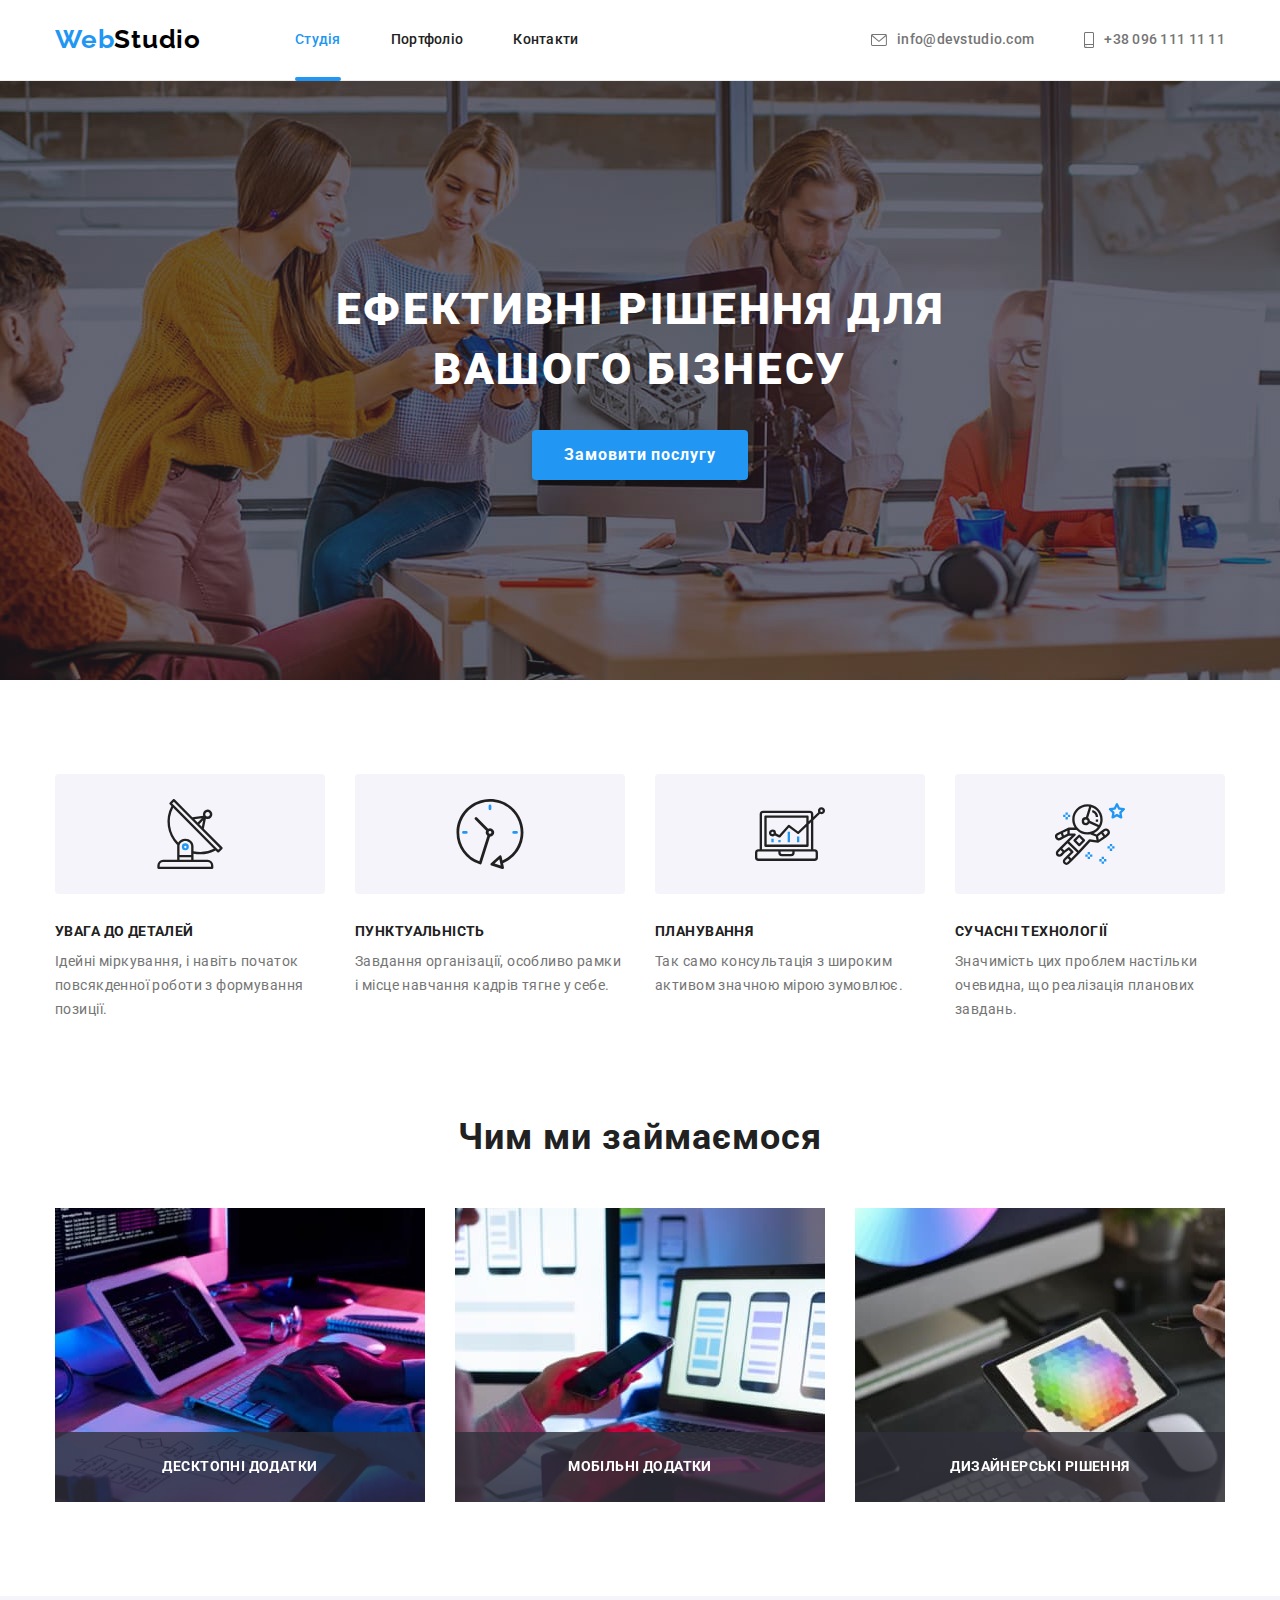
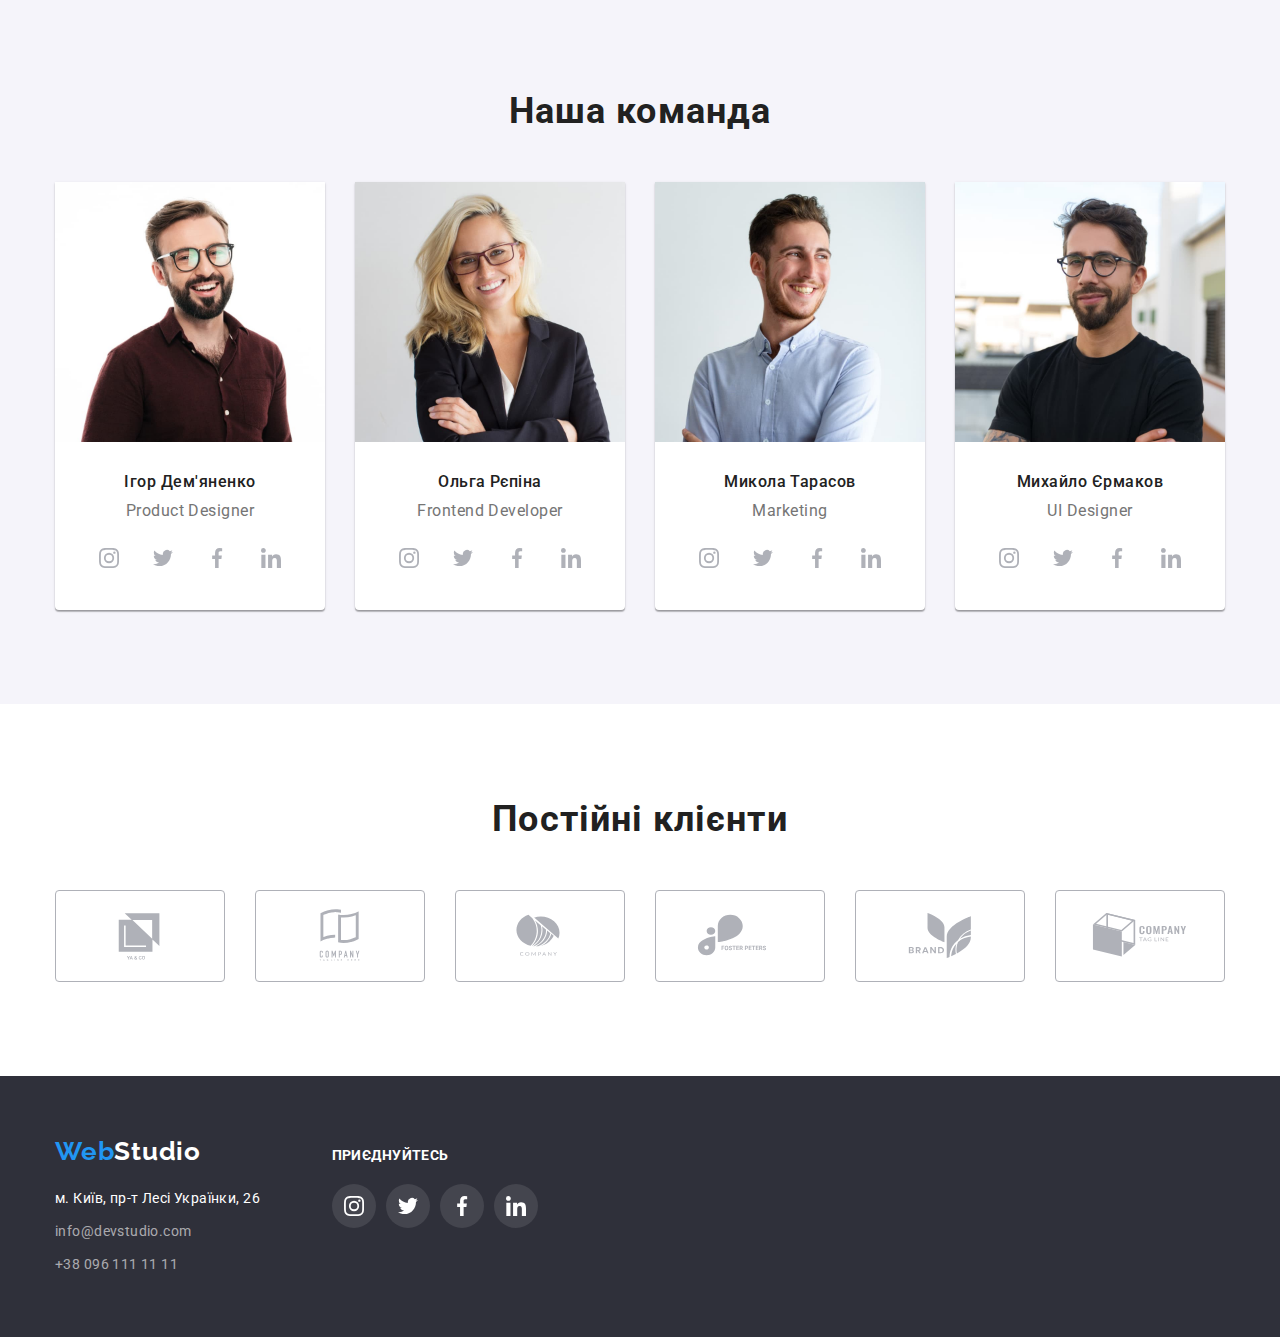
<file: index.html>
<!DOCTYPE html>
<html lang="uk">
  <head>
    <meta charset="UTF-8" />
    <meta http-equiv="X-UA-Compatible" content="IE=edge" />
    <meta name="viewport" content="width=device-width, initial-scale=1.0" />
    <link rel="preconnect" href="https://fonts.googleapis.com" />
    <link rel="preconnect" href="https://fonts.gstatic.com" crossorigin />
    <link
      href="https://fonts.googleapis.com/css2?family=Raleway:wght@700&family=Roboto:wght@400;500;700;900&display=swap"
      rel="stylesheet"
    />
    <link
      rel="stylesheet"
      href="https://cdnjs.cloudflare.com/ajax/libs/modern-normalize/1.1.0/modern-normalize.min.css"
    />
    <link rel="stylesheet" href="./css/styles.css" />
    <title>Студія</title>
  </head>
  <body>
    <!--Шапка сайта-->
    <header class="header-page">
      <div class="container nav-contacts">
        <nav class="main-nav">
          <a href="./index.html" lang="en" class="logo logo-header link">
            Web<span class="logo-color-header">Studio</span>
          </a>
          <ul class="header-nav header-text list">
            <li>
              <a href="./index.html" class="header-manu-link link current">
                Студія
              </a>
            </li>
            <li>
              <a href="./portfolio.html" class="header-manu-link link">
                Портфоліо
              </a>
            </li>
            <li>
              <a href="#" class="header-manu-link link"> Контакти </a>
            </li>
          </ul>
        </nav>
        <!-- Контакти -->
        <ul class="header-contacts header-text list">
          <li class="header-contact-list">
            <a
              href="mailto:info@devstudio.com"
              lang="en"
              class="header-mail link"
            >
              <svg class="header-icon" width="16px" height="12px">
                <use href="./images/symbol-defs.svg#icon-mail"></use>
              </svg>
              info@devstudio.com
            </a>
          </li>
          <li class="header-contact-list">
            <a href="tel:+380961111111" class="header-nomber link">
              <svg class="header-icon" width="10px" height="16px">
                <use href="./images/symbol-defs.svg#icon-smartphone"></use>
              </svg>
              +38 096 111 11 11
            </a>
          </li>
        </ul>
      </div>
    </header>
    <!--Головна сторінка-->
    <main>
      <!--Замовлення послуги-->
      <section class="hero overlay">
        <h1 class="hero-title">Ефективні рішення для вашого бізнесу</h1>
        <button type="button" class="hero-btn" data-modal-open>
          Замовити послугу
        </button>
      </section>
      <!--Переваги-->
      <section class="advantages">
        <div class="container">
          <h2 class="visually-hidden">Переваги</h2>
          <ul class="feature-list list">
            <li class="feature-item icon-antenna">
              <h3 class="title">увага до деталей</h3>
              <p class="advantages-list-text">
                Ідейні міркування, і навіть початок повсякденної роботи з
                формування позиції.
              </p>
            </li>
            <li class="feature-item icon-clock">
              <h3 class="title">пунктуальність</h3>
              <p class="advantages-list-text">
                Завдання організації, особливо рамки і місце навчання кадрів
                тягне у себе.
              </p>
            </li>
            <li class="feature-item icon-diagram">
              <h3 class="title">планування</h3>
              <p class="advantages-list-text">
                Так само консультація з широким активом значною мірою зумовлює.
              </p>
            </li>
            <li class="feature-item icon-astronaut">
              <h3 class="title">сучасні технології</h3>
              <p class="advantages-list-text">
                Значимість цих проблем настільки очевидна, що реалізація
                планових завдань.
              </p>
            </li>
          </ul>
        </div>
      </section>
      <!--Діяльність-->
      <section class="work section-padding">
        <div class="container">
          <h2 class="section-title">Чим ми займаємося</h2>
          <ul class="work-list list">
            <li class="work-item-thumb">
              <img src="./images/box1.jpg" alt="тип діяльності 1" width="370" />
              <p class="work-text">Десктопні додатки</p>
            </li>
            <li class="work-item-thumb">
              <img src="./images/box2.jpg" alt="тип діяльності 2" width="370" />
              <p class="work-text">Мобільні додатки</p>
            </li>
            <li class="work-item-thumb">
              <img src="./images/box3.jpg" alt="тип діяльності 3" width="370" />
              <p class="work-text">Дизайнерські рішення</p>
            </li>
          </ul>
        </div>
      </section>
      <!--Команда-->
      <section class="staff section-padding">
        <div class="container">
          <h2 class="section-title">Наша команда</h2>
          <ul class="staff-list list">
            <li class="staff-card">
              <img
                src="./images/prodact-designer.jpg"
                alt="фото співробітника prodact-designer"
                width="270"
              />
              <div class="staff-text-block">
                <h3 class="title">Ігор Дем'яненко</h3>
                <p class="staff-list-text" lang="en">Product Designer</p>
                <ul class="staff-soc-list">
                  <li>
                    <a class="staff-soc-link" href="">
                      <svg class="staff-soc-icon" width="20" height="20">
                        <use
                          href="./images/symbol-defs.svg#icon-instagram"
                        ></use>
                      </svg>
                    </a>
                  </li>
                  <li>
                    <a class="staff-soc-link" href="">
                      <svg class="staff-soc-icon" width="20" height="20">
                        <use
                          href="./images/symbol-defs.svg#icon-twitter"
                        ></use></svg
                    ></a>
                  </li>
                  <li>
                    <a class="staff-soc-link" href=""
                      ><svg class="staff-soc-icon" width="20" height="20">
                        <use
                          href="./images/symbol-defs.svg#icon-facebook"
                        ></use></svg
                    ></a>
                  </li>
                  <li>
                    <a class="staff-soc-link" href=""
                      ><svg class="staff-soc-icon" width="20" height="20">
                        <use
                          href="./images/symbol-defs.svg#icon-linkedin"
                        ></use></svg
                    ></a>
                  </li>
                </ul>
              </div>
            </li>
            <li class="staff-card">
              <img
                src="./images/frontend-developer.jpg"
                alt="фото співробітника frontend-developer"
                width="270"
              />
              <div class="staff-text-block">
                <h3 class="title">Ольга Рєпіна</h3>
                <p class="staff-list-text" lang="en">Frontend Developer</p>
                <ul class="staff-soc-list">
                  <li>
                    <a class="staff-soc-link" href="">
                      <svg class="staff-soc-icon" width="20" height="20">
                        <use
                          href="./images/symbol-defs.svg#icon-instagram"
                        ></use>
                      </svg>
                    </a>
                  </li>
                  <li>
                    <a class="staff-soc-link" href="">
                      <svg class="staff-soc-icon" width="20" height="20">
                        <use
                          href="./images/symbol-defs.svg#icon-twitter"
                        ></use></svg
                    ></a>
                  </li>
                  <li>
                    <a class="staff-soc-link" href=""
                      ><svg class="staff-soc-icon" width="20" height="20">
                        <use
                          href="./images/symbol-defs.svg#icon-facebook"
                        ></use></svg
                    ></a>
                  </li>
                  <li>
                    <a class="staff-soc-link" href=""
                      ><svg class="staff-soc-icon" width="20" height="20">
                        <use
                          href="./images/symbol-defs.svg#icon-linkedin"
                        ></use></svg
                    ></a>
                  </li>
                </ul>
              </div>
            </li>
            <li class="staff-card">
              <img
                src="./images/marketing.jpg"
                alt="фото співробітника marketing"
                width="270"
              />
              <div class="staff-text-block">
                <h3 class="title">Микола Тарасов</h3>
                <p class="staff-list-text" lang="en">Marketing</p>
                <ul class="staff-soc-list">
                  <li>
                    <a class="staff-soc-link" href="">
                      <svg class="staff-soc-icon" width="20" height="20">
                        <use
                          href="./images/symbol-defs.svg#icon-instagram"
                        ></use>
                      </svg>
                    </a>
                  </li>
                  <li>
                    <a class="staff-soc-link" href="">
                      <svg class="staff-soc-icon" width="20" height="20">
                        <use
                          href="./images/symbol-defs.svg#icon-twitter"
                        ></use></svg
                    ></a>
                  </li>
                  <li>
                    <a class="staff-soc-link" href=""
                      ><svg class="staff-soc-icon" width="20" height="20">
                        <use
                          href="./images/symbol-defs.svg#icon-facebook"
                        ></use></svg
                    ></a>
                  </li>
                  <li>
                    <a class="staff-soc-link" href=""
                      ><svg class="staff-soc-icon" width="20" height="20">
                        <use
                          href="./images/symbol-defs.svg#icon-linkedin"
                        ></use>
                      </svg>
                    </a>
                  </li>
                </ul>
              </div>
            </li>
            <li class="staff-card">
              <img
                src="./images/ui-designer.jpg"
                alt="фото співробітника ui-designer"
                width="270"
              />
              <div class="staff-text-block">
                <h3 class="title">Михайло Єрмаков</h3>
                <p class="staff-list-text" lang="en">UI Designer</p>
                <ul class="staff-soc-list">
                  <li>
                    <a class="staff-soc-link" href="">
                      <svg class="staff-soc-icon" width="20" height="20">
                        <use
                          href="./images/symbol-defs.svg#icon-instagram"
                        ></use>
                      </svg>
                    </a>
                  </li>
                  <li>
                    <a class="staff-soc-link" href="">
                      <svg class="staff-soc-icon" width="20" height="20">
                        <use
                          href="./images/symbol-defs.svg#icon-twitter"
                        ></use></svg
                    ></a>
                  </li>
                  <li>
                    <a class="staff-soc-link" href=""
                      ><svg class="staff-soc-icon" width="20" height="20">
                        <use
                          href="./images/symbol-defs.svg#icon-facebook"
                        ></use></svg
                    ></a>
                  </li>
                  <li>
                    <a class="staff-soc-link" href=""
                      ><svg class="staff-soc-icon" width="20" height="20">
                        <use
                          href="./images/symbol-defs.svg#icon-linkedin"
                        ></use></svg
                    ></a>
                  </li>
                </ul>
              </div>
            </li>
          </ul>
        </div>
      </section>
      <!--Клієнти-->
      <section class="clients section-padding">
        <div class="container">
          <h2 class="section-title">Постійні клієнти</h2>
          <ul class="client-list list">
            <li class="client-item">
              <a class="client-link" href="">
                <svg class="client-icon" width="106" height="60">
                  <use
                    href="./images/symbol-defs.svg#icon-logo-ya-and-co"
                  ></use>
                </svg>
              </a>
            </li>
            <li class="client-item">
              <a class="client-link" href=""
                ><svg class="client-icon" width="106" height="60">
                  <use
                    href="./images/symbol-defs.svg#icon-logo-tagline-here"
                  ></use></svg
              ></a>
            </li>
            <li class="client-item">
              <a class="client-link" href=""
                ><svg class="client-icon" width="106" height="60">
                  <use
                    href="./images/symbol-defs.svg#icon-logo-company"
                  ></use></svg
              ></a>
            </li>
            <li class="client-item">
              <a class="client-link" href=""
                ><svg class="client-icon" width="106" height="60">
                  <use
                    href="./images/symbol-defs.svg#icon-Logo-foster"
                  ></use></svg
              ></a>
            </li>
            <li class="client-item">
              <a class="client-link" href=""
                ><svg class="client-icon" width="106" height="60">
                  <use
                    href="./images/symbol-defs.svg#icon-logo-brand"
                  ></use></svg
              ></a>
            </li>
            <li class="client-item">
              <a class="client-link" href=""
                ><svg class="client-icon" width="106" height="60">
                  <use
                    href="./images/symbol-defs.svg#icon-logo-tagline"
                  ></use></svg
              ></a>
            </li>
          </ul>
        </div>
      </section>
    </main>
    <!--Підвал-->
    <footer class="footer">
      <div class="footer-blocs container">
        <div class="footer-contacts">
          <a href="./index.html" lang="en" class="logo logo-footer link">
            Web<span class="logo-color-footer">Studio</span>
          </a>
          <address>
            <ul class="list">
              <li class="footer-list">
                <a
                  class="address-link"
                  href="https://goo.gl/maps/oZFCVHEpmyyT5ziX9"
                  target="_blank"
                  rel="noopener noreferrer nofollow"
                >
                  м. Київ, пр-т Лесі Українки, 26
                </a>
              </li>
              <li class="footer-list">
                <a
                  href="mailto:info@devstudio.com"
                  lang="en"
                  class="footer-contacts link"
                >
                  info@devstudio.com
                </a>
              </li>
              <li class="footer-list">
                <a href="tel:+380961111111" class="footer-contacts link">
                  +38 096 111 11 11
                </a>
              </li>
            </ul>
          </address>
        </div>
        <div class="footer-social">
          <h2 class="visually-hidden">Соціальні мережі</h2>
          <p class="footer-social-title">приєднуйтесь</p>
          <ul class="footer-soc-list">
            <li>
              <a class="footer-soc-link" href="">
                <svg class="footer-soc-icon" width="20" height="20">
                  <use href="./images/symbol-defs.svg#icon-instagram"></use>
                </svg>
              </a>
            </li>
            <li>
              <a class="footer-soc-link" href="">
                <svg class="footer-soc-icon" width="20" height="20">
                  <use href="./images/symbol-defs.svg#icon-twitter"></use></svg
              ></a>
            </li>
            <li>
              <a class="footer-soc-link" href=""
                ><svg class="footer-soc-icon" width="20" height="20">
                  <use href="./images/symbol-defs.svg#icon-facebook"></use></svg
              ></a>
            </li>
            <li>
              <a class="footer-soc-link" href=""
                ><svg class="footer-soc-icon" width="20" height="20">
                  <use href="./images/symbol-defs.svg#icon-linkedin"></use></svg
              ></a>
            </li>
          </ul>
        </div>
      </div>
    </footer>
    <div class="backdrop is-hidden" data-modal>
      <div class="modal">
        <button class="modal-icon" data-modal-close>
          <svg class="modal-icon-close" width="18px" height="18px">
            <use href="./images/symbol-defs.svg#icon-close-black"></use>
          </svg>
        </button>
      </div>
    </div>
    <script src="./js/modal.js"></script>
  </body>
</html>
</file>
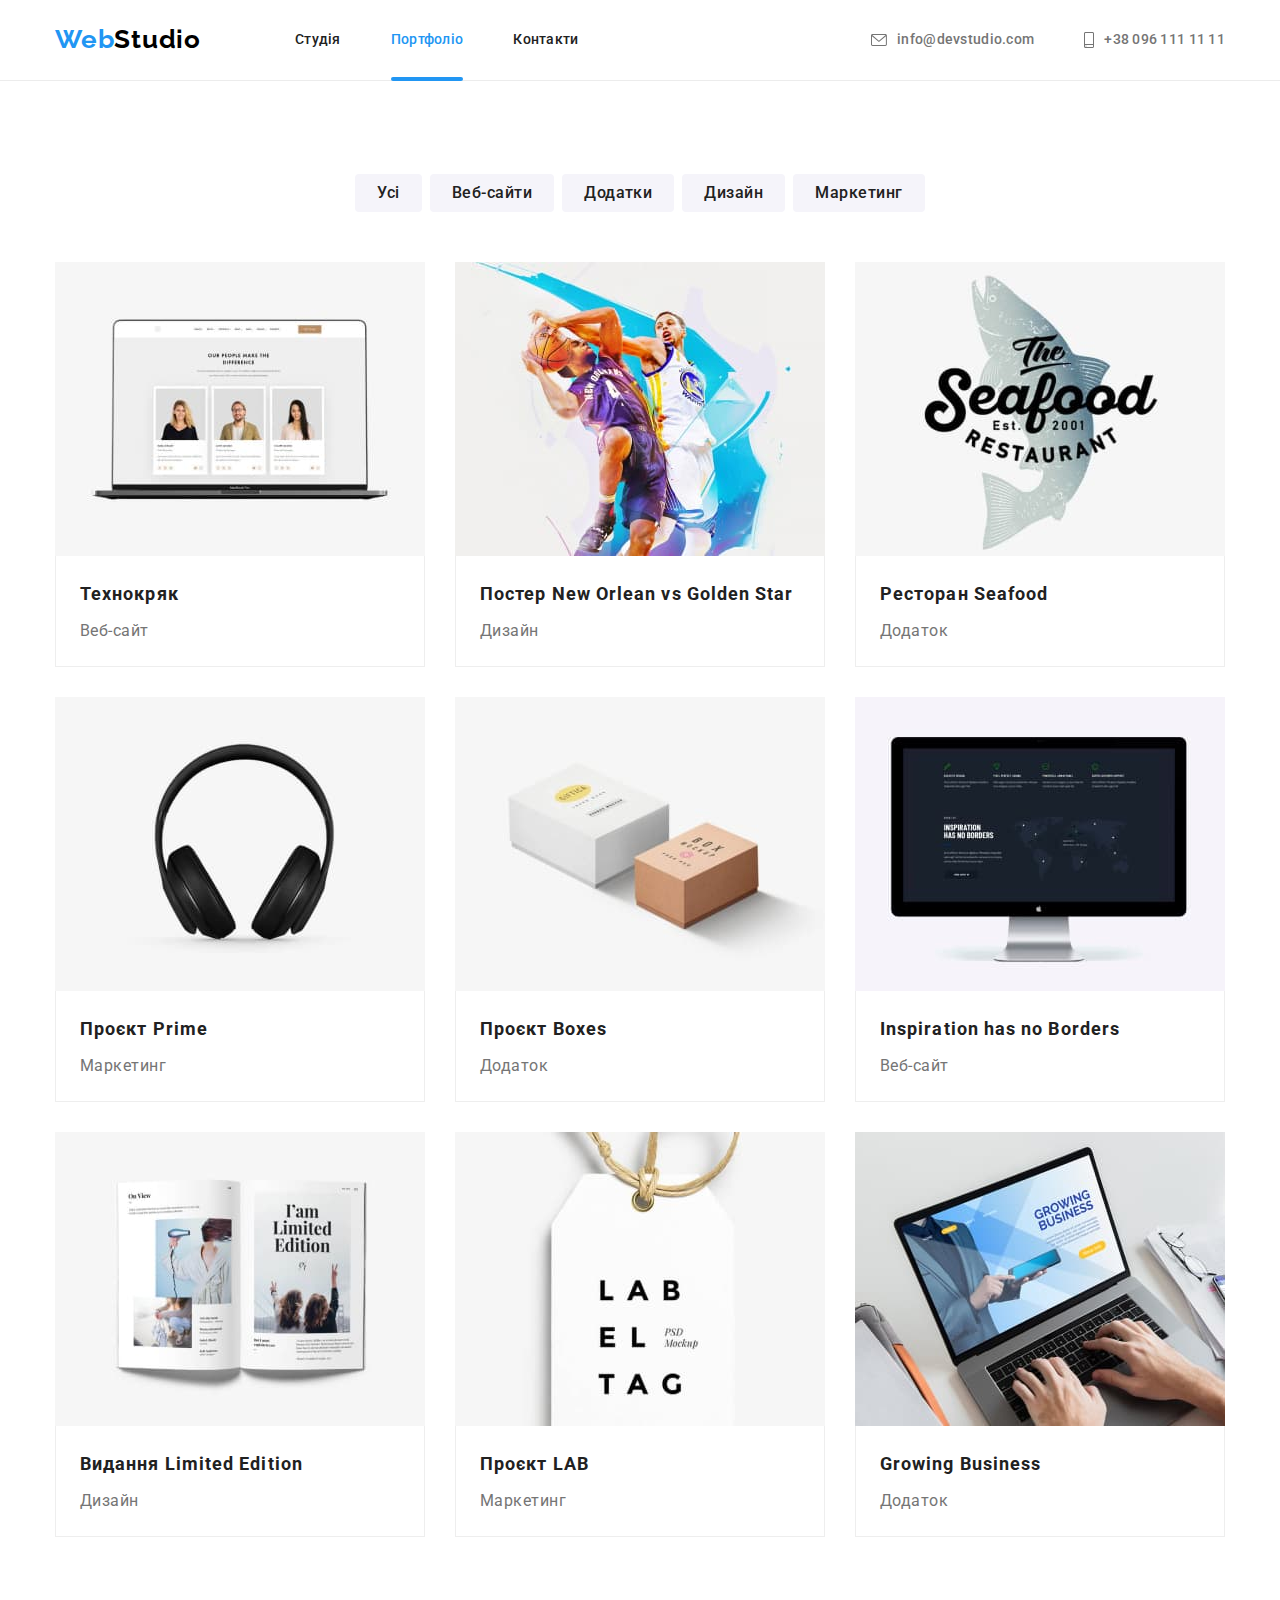
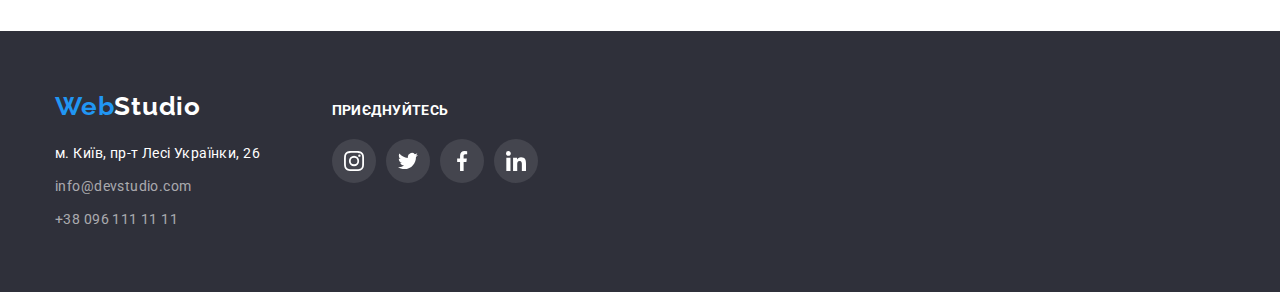
<file: portfolio.html>
<!DOCTYPE html>
<html lang="uk">
  <head>
    <meta charset="UTF-8" />
    <meta http-equiv="X-UA-Compatible" content="IE=edge" />
    <meta name="viewport" content="width=device-width, initial-scale=1.0" />
    <link rel="preconnect" href="https://fonts.googleapis.com" />
    <link rel="preconnect" href="https://fonts.gstatic.com" crossorigin />
    <link
      href="https://fonts.googleapis.com/css2?family=Raleway:wght@700&family=Roboto:wght@400;500;700;900&display=swap"
      rel="stylesheet"
    />
    <link
      rel="stylesheet"
      href="https://cdnjs.cloudflare.com/ajax/libs/modern-normalize/1.1.0/modern-normalize.min.css"
    />
    <link rel="stylesheet" href="./css/styles.css" />
    <title>Студія</title>
  </head>
  <body>
    <!--Шапка сайта-->
    <header class="header-page">
      <div class="container nav-contacts">
        <nav class="main-nav">
          <a href="./index.html" lang="en" class="logo logo-header link">
            Web<span class="logo-color-header">Studio</span>
          </a>
          <ul class="header-nav header-text list">
            <li>
              <a href="./index.html" class="header-manu-link link"> Студія </a>
            </li>
            <li>
              <a href="./portfolio.html" class="header-manu-link link current">
                Портфоліо
              </a>
            </li>
            <li>
              <a href="#" class="header-manu-link link"> Контакти </a>
            </li>
          </ul>
        </nav>
        <!-- Контакти -->
        <ul class="header-contacts header-text list">
          <li class="header-contact-list">
            <a
              href="mailto:info@devstudio.com"
              lang="en"
              class="header-mail link"
            >
              <svg class="header-icon" width="16px" height="12px">
                <use href="./images/symbol-defs.svg#icon-mail"></use>
              </svg>
              info@devstudio.com
            </a>
          </li>
          <li class="header-contact-list">
            <a href="tel:+380961111111" class="header-nomber link">
              <svg class="header-icon" width="10px" height="16px">
                <use href="./images/symbol-defs.svg#icon-smartphone"></use>
              </svg>
              +38 096 111 11 11
            </a>
          </li>
        </ul>
      </div>
    </header>
    <!--buttons-->
    <section class="section-padding">
      <div class="container">
        <h1 class="visually-hidden">Portfolio</h1>
        <ul class="btn-list list">
          <li>
            <button type="button" class="button">Усі</button>
          </li>
          <li>
            <button type="button" class="button">Веб-сайти</button>
          </li>
          <li>
            <button type="button" class="button">Додатки</button>
          </li>
          <li>
            <button type="button" class="button">Дизайн</button>
          </li>
          <li>
            <button type="button" class="button">Маркетинг</button>
          </li>
        </ul>
        <!-- galery -->
        <ul class="galery list">
          <li class="galery-card">
            <a href="#" class="galery-item link">
              <div class="galery-item-thumb">
                <img
                  src="./images/images-portfolio/technocrack.jpg"
                  alt="сторінка сайта Технокряк"
                  width="370"
                />
                <p class="galery-card-actions">
                  Ресурс пропонує комплексні пропозиції з різним рівнем
                  функціоналу та сервісів. Все це дозволить відвідувачу отримати
                  вичерпні відомості про компанію чи приватну особу.
                </p>
              </div>
              <div class="galery-text-block">
                <h2 class="galery-top-text">Технокряк</h2>
                <p class="galery-text">Веб-сайт</p>
              </div>
            </a>
          </li>
          <li class="galery-card">
            <a href="#" class="galery-item link">
              <div class="galery-item-thumb">
              <img
                src="./images/images-portfolio/new-orlean-vs-golden-star.jpg"
                alt="Два хлопця грають в баскетбол"
                width="370"
              />
              <p class="galery-card-actions">
                  Lorem ipsum dolor sit amet consectetur adipisicing elit. Temporibus nobis illum est magni, molestiae sunt sed enim in quidem nostrum?
                </p>
                </div>
              <div class="galery-text-block">
                <h2 class="galery-top-text">
                  Постер <span lang="en">New Orlean vs Golden Star</span>
                </h2>
                <p class="galery-text">Дизайн</p>
              </div>
            </a>
          </li>
          <li class="galery-card">
            <a href="#" class="galery-item link">
              <div class="galery-item-thumb">
              <img
                src="./images/images-portfolio/seafood.jpg"
                alt="Логотип ресторану Сіфуд"
                width="370"
              />
              <p class="galery-card-actions">
                  Lorem ipsum dolor sit amet consectetur adipisicing elit. Temporibus nobis illum est magni, molestiae sunt sed enim in quidem nostrum?
                </p>
                </div>
              <div class="galery-text-block">
                <h2 class="galery-top-text">
                  Ресторан <span lang="en">Seafood</span>
                </h2>
                <p class="galery-text">Додаток</p>
              </div>
            </a>
          </li>
          <li class="galery-card">
              <a href="#" class="galery-item link">
                <div class="galery-item-thumb">
                <img
                  src="./images/images-portfolio/prime.jpg"
                  alt="навушники"
                  width="370"
                />
                <p class="galery-card-actions">
                  Lorem ipsum dolor sit amet consectetur adipisicing elit. Temporibus nobis illum est magni, molestiae sunt sed enim in quidem nostrum?
                </p>
              </div>
              <div class="galery-text-block">
                <h2 class="galery-top-text">
                  Проєкт <span lang="en">Prime</span>
                </h2>
                <p class="galery-text">Маркетинг</p>
              </div>
            </a>
          </li>
          <li class="galery-card">
            <a href="#" class="galery-item link">
              <div class="galery-item-thumb">
              <img
                src="./images/images-portfolio/boxes.jpg"
                alt="Дві коробки, біла і коричнева"
                width="370"
              />
              <p class="galery-card-actions">
                  Lorem ipsum dolor sit amet consectetur adipisicing elit. Temporibus nobis illum est magni, molestiae sunt sed enim in quidem nostrum?
                </p>
                </div>
              <div class="galery-text-block">
                <h2 class="galery-top-text">
                  Проєкт <span lang="en">Boxes</span>
                </h2>
                <p class="galery-text">Додаток</p>
              </div>
            </a>
          </li>
          <li class="galery-card">
            <a href="#" class="galery-item link">
              <div class="galery-item-thumb">
              <img
                src="./images/images-portfolio/inspiration-has-no-borders.jpg"
                alt="На моніторі зображена карта світу і перелічені сильні якості команди"
                width="370"
              />
              <p class="galery-card-actions">
                  Lorem ipsum dolor sit amet consectetur adipisicing elit. Temporibus nobis illum est magni, molestiae sunt sed enim in quidem nostrum?
                </p>
                </div>
              <div class="galery-text-block">
                <h2 class="galery-top-text" lang="en">
                  Inspiration has no Borders
                </h2>
                <p class="galery-text">Веб-сайт</p>
              </div>
            </a>
          </li>
          <li class="galery-card">
            <a href="#" class="galery-item link">
              <div class="galery-item-thumb">
              <img
                src="./images/images-portfolio/limited-edition.jpg"
                alt="Розгорнутий журнал"
                width="370"
              />
              <p class="galery-card-actions">
                  Lorem ipsum dolor sit amet consectetur adipisicing elit. Temporibus nobis illum est magni, molestiae sunt sed enim in quidem nostrum?
                </p>
                </div>
              <div class="galery-text-block">
                <h2 class="galery-top-text">
                  Видання <span lang="en">Limited Edition</span>
                </h2>
                <p class="galery-text">Дизайн</p>
              </div>
            </a>
          </li>
          <li class="galery-card">
            <a href="#" class="galery-item link">
              <div class="galery-item-thumb">
              <img
                src="./images/images-portfolio/lab.jpg"
                alt="Етикетка ЛАБ ЕЛ ТЕГ"
                width="370"
              />
              <p class="galery-card-actions">
                  Lorem ipsum dolor sit amet consectetur adipisicing elit. Temporibus nobis illum est magni, molestiae sunt sed enim in quidem nostrum?
                </p>
                </div>
              <div class="galery-text-block">
                <h2 class="galery-top-text">
                  Проєкт <span lang="en">LAB</span>
                </h2>
                <p class="galery-text">Маркетинг</p>
              </div>
            </a>
          </li>
          <li class="galery-card">
            <a href="#" class="galery-item link">
              <div class="galery-item-thumb">
              <img
                src="./images/images-portfolio/growing-business.jpg"
                alt="Відкритий ноутбук. На екрані відкритий сайт з заставкою додатка"
                width="370"
              />
              <p class="galery-card-actions">
                  Lorem ipsum dolor sit amet consectetur adipisicing elit. Temporibus nobis illum est magni, molestiae sunt sed enim in quidem nostrum?
                </p>
                </div>
              <div class="galery-text-block">
                <h2 class="galery-top-text" lang="en">Growing Business</h2>
                <p class="galery-text">Додаток</p>
              </div>
            </a>
          </li>
        </ul>
      </div>
    </section>
    <!--Підвал-->
    <footer class="footer">
      <div class="footer-blocs container">
        <div class="footer-contacts">
          <a href="./index.html" lang="en" class="logo logo-footer link">
            Web<span class="logo-color-footer">Studio</span>
          </a>
          <address>
            <ul class="list">
              <li class="footer-list">
                <a
                  class="address-link"
                  href="https://goo.gl/maps/oZFCVHEpmyyT5ziX9"
                  target="_blank"
                  rel="noopener noreferrer nofollow"
                >
                  м. Київ, пр-т Лесі Українки, 26
                </a>
              </li>
              <li class="footer-list">
                <a
                  href="mailto:info@devstudio.com"
                  lang="en"
                  class="footer-contacts link"
                >
                  info@devstudio.com
                </a>
              </li>
              <li class="footer-list">
                <a href="tel:+380961111111" class="footer-contacts link">
                  +38 096 111 11 11
                </a>
              </li>
            </ul>
          </address>
        </div>
        <div class="footer-social">
          <h2 class="visually-hidden">Соціальні мережі</h2>
          <p class="footer-social-title">приєднуйтесь</p>
          <ul class="footer-soc-list">
            <li>
              <a class="footer-soc-link" href="">
                <svg class="footer-soc-icon" width="20" height="20">
                  <use href="./images/symbol-defs.svg#icon-instagram"></use>
                </svg>
              </a>
            </li>
            <li>
              <a class="footer-soc-link" href="">
                <svg class="footer-soc-icon" width="20" height="20">
                  <use href="./images/symbol-defs.svg#icon-twitter"></use></svg
              ></a>
            </li>
            <li>
              <a class="footer-soc-link" href=""
                ><svg class="footer-soc-icon" width="20" height="20">
                  <use href="./images/symbol-defs.svg#icon-facebook"></use></svg
              ></a>
            </li>
            <li>
              <a class="footer-soc-link" href=""
                ><svg class="footer-soc-icon" width="20" height="20">
                  <use href="./images/symbol-defs.svg#icon-linkedin"></use></svg
              ></a>
            </li>
          </ul>
        </div>
      </div>
    </footer>
  </body>
</html>
</file>
<file: css/styles.css>
:root {
  --primary-text-color: #757575;
  --title-text-color: #212121;
  --accent-color: #2196f3;
  --hero-btn-hover-color: #188ce8;
  --header-border-color: #ececec;
  --logo-header-color: #000000;
  --primbg-secondbtn-logofooter-address-color: #ffffff;
  --secondary-bg-color: #f5f4fa;
  --footer-bg: #2f303a;
  --hero-bg-color: #c4c4c4;
  --portfolio-card-border-color: #eeeeee;
  --soc-icon-color: #afb1b8;
  --galery-overlay-bg: rgba(33, 150, 243, 0.9);
  --icon-close-color: rgba(0, 0, 0, 0.1);
  --icon-close-color-hover: #000000;
  --backdrop-color: rgba(0, 0, 0, 0.2);
  --work-item-before-bg-color: rgba(47, 48, 58, 0.8);
  --main-font: "Roboto", sans-serif;
  --transition-duration: 250ms;
  --transition-timing-function: cubic-bezier(0.4, 0, 0.2, 1);
}

html {
  box-sizing: border-box;
}

*,
*::before,
*::after {
  box-sizing: inherit;
}

body {
  margin: 0px;
  padding-top: 80px;
  background-color: var(--primbg-secondbtn-logofooter-address-color);
  color: var(--primary-text-color);
  font-family: var(--main-font);
}

p,
h1,
h2,
h3,
h4,
h5,
h6 {
  margin: 0;
}

ul,
ol {
  margin: 0;
  padding-left: 0;
  list-style: none;
}

a {
  color: currentColor;
  text-decoration: none;
  font-style: normal;
}

img {
  display: block;
  max-width: 100%;
  height: auto;
}

.container {
  width: 1200px;
  padding-left: 15px;
  padding-right: 15px;
  margin-top: 0;
  margin-bottom: 0;
  margin-left: auto;
  margin-right: auto;
}

.list {
  margin: 0;
  padding: 0;
  list-style: none;
}

.link {
  text-decoration: none;
}

/* -------------header-------------- */

.header-page {
  position: fixed;
  top: 0;
  left: 0;
  width: 100%;
  min-height: 80px;

  background-color: var(--primbg-secondbtn-logofooter-address-color);
  border-bottom: 1px solid var(--header-border-color);
}

.nav-contacts {
  display: flex;
  align-items: center;
  justify-content: space-between;
}

.main-nav {
  display: flex;
}

.logo {
  display: inline-block;
  color: var(--accent-color);
  font-family: "Raleway", sans-serif;
  font-weight: 700;
  font-size: 26px;
  line-height: 1.19;
  letter-spacing: 0.03em;
}

.logo-header {
  padding-top: 24px;
  padding-bottom: 24px;
  margin-right: 94px;
}

.logo-color-header {
  color: var(--logo-header-color);
}

.header-text {
  gap: 50px;
  font-weight: 500;
  font-size: 14px;
  line-height: 1.14;
  letter-spacing: 0.02em;
}

.header-nav {
  display: flex;
}

.header-manu-link {
  position: relative;
  display: block;
  padding-top: 32px;
  padding-bottom: 32px;
  color: var(--title-text-color);
  transition-property: color;
  transition-duration: var(--transition-duration);
  transition-timing-function: var(--transition-timing-function);
}

.header-contacts {
  display: flex;
  align-items: center;
}

.header-contacts .link {
  display: flex;
  align-items: center;
  padding-top: 32px;
  padding-bottom: 32px;
  color: var(--primary-text-color);
  transition-property: color;
  transition-duration: var(--transition-duration);
  transition-timing-function: var(--transition-timing-function);
}

.header-mail {
  display: flex;
  align-items: center;
}

.header-icon {
  margin-right: 10px;
  fill: currentColor;
  transition-property: fill;
  transition-duration: var(--transition-duration);
  transition-timing-function: var(--transition-timing-function);
}

.header-manu-link:hover,
.header-contacts .link:hover,
.header-manu-link:focus,
.header-contacts .link:focus {
  color: var(--accent-color);
}

.current {
  color: var(--accent-color);
}

.current::after {
  position: absolute;
  bottom: -1px;
  left: 0;

  content: "";
  display: block;
  width: 100%;
  height: 4px;
  background-color: var(--accent-color);
  border-radius: 2px;
}

/* ---------------hero---------------- */

.hero {
  padding-top: 200px;
  padding-bottom: 200px;
  background-color: var(--hero-bg-color);
  text-align: center;
}

.overlay {
  margin-left: auto;
  margin-right: auto;
  max-width: 1600px;
  height: 600px;
  background-image: linear-gradient(
      to right,
      rgba(47, 48, 58, 0.4),
      rgba(47, 48, 58, 0.4)
    ),
    url(../images/hero-img.jpg);
  background-size: cover;
  background-repeat: no-repeat;
  background-position: center;
}

.hero-title {
  margin-top: 0;
  margin-bottom: 30px;
  margin-left: auto;
  margin-right: auto;
  width: 696px;

  font-weight: 900;
  font-size: 44px;
  line-height: 1.36;
  letter-spacing: 0.06em;
  text-transform: uppercase;
  text-align: center;
  color: var(--primbg-secondbtn-logofooter-address-color);
}

.hero-btn {
  display: inline-block;
  padding: 10px 32px;
  min-width: auto;
  font-family: inherit;
  font-weight: 700;
  font-size: 16px;
  line-height: 1.88;
  letter-spacing: 0.06em;
  background-color: var(--accent-color);
  color: var(--primbg-secondbtn-logofooter-address-color);
  cursor: pointer;
  box-shadow: 0px 4px 4px rgba(0, 0, 0, 0.15);
  border-radius: 4px;
  border: none;

  transition-property: background-color, box-shadow;
  transition-duration: var(--transition-duration);
  transition-timing-function: var(--transition-timing-function);
}

.hero-btn:hover,
.hero-btn:focus {
  background: var(--hero-btn-hover-color);
  box-shadow: 0px 4px 4px rgba(0, 0, 0, 0.15);
}

/* ----------------Переваги------------- */

.advantages {
  padding-top: 94px;
  margin-bottom: 0;
  margin-left: auto;
  margin-right: auto;
}

.visually-hidden {
  position: absolute;
  white-space: nowrap;
  width: 1px;
  height: 1px;
  overflow: hidden;
  border: 0;
  padding: 0;
  clip: rect(0 0 0 0);
  clip-path: inset(50%);
  margin: -1px;
}

.feature-list,
.work-list {
  display: flex;
  gap: 30px;
}

.feature-item {
  width: 270px;
}

.feature-item::before {
  content: "";
  display: block;
  margin-bottom: 30px;
  height: 120px;
  background-color: var(--secondary-bg-color);
  border-radius: 4px;
}

.icon-antenna::before {
  background-image: url(../images/antenna.svg);
  background-size: 70px;
  background-repeat: no-repeat;
  background-position: center;
}

.icon-clock::before {
  background-image: url(../images/clock.svg);
  background-size: 70px;
  background-repeat: no-repeat;
  background-position: center;
}

.icon-diagram:before {
  background-image: url(../images/diagram.svg);
  background-size: 70px;
  background-repeat: no-repeat;
  background-position: center;
}

.icon-astronaut:before {
  background-image: url(../images/astronaut.svg);
  background-size: 70px;
  background-repeat: no-repeat;
  background-position: center;
}

.feature-list .title {
  margin-bottom: 10px;
  margin-top: 0;
  font-weight: 700;
  font-size: 14px;
  line-height: 1.14;
  letter-spacing: 0.03em;
  text-transform: uppercase;
  color: var(--title-text-color);
}

.advantages-list-text {
  margin: 0;
  font-size: 14px;
  line-height: 1.71;
  letter-spacing: 0.03em;
}

/* ----------------sections------------------- */

.section-title {
  margin-top: 0;
  margin-bottom: 50px;
  font-weight: 700;
  font-size: 36px;
  line-height: 1.17;
  text-align: center;
  letter-spacing: 0.03em;
  color: var(--title-text-color);
}

.section-padding {
  padding-top: 94px;
  padding-bottom: 94px;
}

/* -------------Діяльність--------------- */

.work-item-thumb {
  position: relative;
}

.work-item-thumb::before {
  position: absolute;
  bottom: 0;
  left: 0;
  width: 100%;
  height: 70px;
  content: "";

  background-color: var(--work-item-before-bg-color);
}

.work-text {
  position: absolute;
  bottom: 0;
  left: 50%;
  transform: translate(-50%);

  padding-top: 27px;
  padding-bottom: 27px;

  font-weight: 700;
  font-size: 14px;
  line-height: 1.14;
  text-align: center;
  letter-spacing: 0.03em;
  text-transform: uppercase;

  color: var(--primbg-secondbtn-logofooter-address-color);
}

/* --------------Команда--------------- */

.staff {
  background-color: var(--secondary-bg-color);
}

.staff-list {
  display: flex;
}

.staff-card:not(:last-child) {
  margin-right: 30px;
}

.staff-card {
  flex-basis: 100% / 4;
  background: var(--primbg-secondbtn-logofooter-address-color);
  box-shadow: 0px 1px 3px rgba(0, 0, 0, 0.12), 0px 1px 1px rgba(0, 0, 0, 0.14),
    0px 2px 1px rgba(0, 0, 0, 0.2);
  border-radius: 0px 0px 4px 4px;
}

.staff-text-block {
  padding-top: 30px;
  padding-bottom: 30px;
  padding-left: auto;
  padding-right: auto;
}

.staff-list .title {
  margin-bottom: 10px;
  font-weight: 500;
  font-size: 16px;
  line-height: 1.19;
  text-align: center;
  letter-spacing: 0.03em;
  color: var(--title-text-color);
}

.staff-list-text {
  margin-bottom: 16px;
  font-size: 16px;
  line-height: 1.19;
  text-align: center;
  letter-spacing: 0.03em;
  color: var(--primary-text-color);
}

.staff-soc-list {
  display: flex;
  justify-content: center;
  gap: 10px;
}

.staff-soc-link {
  display: flex;
  width: 44px;
  height: 44px;
  border-radius: 50%;
  align-items: center;
  justify-content: center;

  transition-property: background-color;
  transition-duration: var(--transition-duration);
  transition-timing-function: var(--transition-timing-function);
}

.staff-soc-icon {
  fill: var(--soc-icon-color);
  transition-property: fill;
  transition-duration: var(--transition-duration);
  transition-timing-function: var(--transition-timing-function);
}

.staff-soc-link:hover,
.staff-soc-link:focus {
  background-color: var(--accent-color);
}

.staff-soc-link:hover .staff-soc-icon,
.staff-soc-link:focus .staff-soc-icon {
  fill: var(--primbg-secondbtn-logofooter-address-color);
}

/* ------------------Клієнти--------------- */

.client-list {
  display: flex;
  justify-content: space-between;
  gap: 30px;
}

.client-link {
  display: flex;
  width: 170px;
  height: 92px;
  justify-content: center;
  align-items: center;
  border: 1px solid var(--soc-icon-color);
  border-radius: 4px;
  fill: var(--soc-icon-color);

  transition-property: border-color, fill;
  transition-duration: var(--transition-duration);
  transition-timing-function: var(--transition-timing-function);
}

.client-link:hover,
.client-link:focus {
  border-color: var(--accent-color);
  fill: var(--accent-color);
}

/* ------------------footer----------------- */

.footer {
  padding-top: 60px;
  padding-bottom: 60px;
  background-color: var(--footer-bg);
}

.footer-blocs {
  display: flex;
  align-items: baseline;
}

.footer-contacts {
  margin-right: 70px;
}

.logo-footer {
  padding-bottom: 20px;
}

.logo-color-footer {
  color: var(--primbg-secondbtn-logofooter-address-color);
}

.footer-list:not(:last-child) {
  margin-bottom: 9px;
}

.address-link {
  color: var(--primbg-secondbtn-logofooter-address-color);

  transition-property: color;
  transition-duration: var(--transition-duration);
  transition-timing-function: var(--transition-timing-function);
}

.footer-contacts {
  color: rgba(255, 255, 255, 0.6);
  font-style: normal;
  font-size: 14px;
  line-height: 1.71;
  letter-spacing: 0.03em;

  transition-property: color;
  transition-duration: var(--transition-duration);
  transition-timing-function: var(--transition-timing-function);
}

.address-link:hover,
.footer-contacts:hover,
.footer-contacts:focus {
  color: var(--accent-color);
}

.footer-social-title {
  margin-bottom: 20px;
  margin-top: 0;
  font-weight: 700;
  font-size: 14px;
  line-height: 1.14;
  letter-spacing: 0.03em;
  text-transform: uppercase;
  color: var(--primbg-secondbtn-logofooter-address-color);
}

.footer-soc-list {
  display: flex;
  justify-content: center;
  gap: 10px;
}

.footer-soc-link {
  display: flex;
  width: 44px;
  height: 44px;
  border-radius: 50%;
  align-items: center;
  justify-content: center;
  background-color: rgba(255, 255, 255, 0.1);

  transition-property: background-color;
  transition-duration: var(--transition-duration);
  transition-timing-function: var(--transition-timing-function);
}

.footer-soc-icon {
  fill: var(--primbg-secondbtn-logofooter-address-color);

  transition-property: fill;
  transition-duration: var(--transition-duration);
  transition-timing-function: var(--transition-timing-function);
}

.footer-soc-link:hover,
.footer-soc-link:focus {
  background-color: var(--accent-color);
}

.footer-soc-link:hover .staff-soc-icon,
.footer-soc-link:focus .staff-soc-icon {
  fill: var(--primbg-secondbtn-logofooter-address-color);
}

/* ---------------Modal---------------- */

.backdrop {
  position: fixed;
  top: 0;
  left: 0;
  width: 100%;
  height: 100%;
  background-color: var(--backdrop-color);
}

.backdrop.is-hidden {
  opacity: 0;
  visibility: hidden;
  pointer-events: none;

  transition-property: opacity, visibility;
  transition-duration: var(--transition-duration);
  transition-timing-function: var(--transition-timing-function);
}

.modal {
  position: absolute;
  top: 50%;
  left: 50%;
  transform: translate(-50%, -50%) scaleY(1);
  transition-duration: var(--transition-duration);
  transition-timing-function: var(--transition-timing-function);

  width: 528px;
  height: 581px;

  background-color: var(--primbg-secondbtn-logofooter-address-color);
  box-shadow: 0px 1px 3px rgba(0, 0, 0, 0.12), 0px 1px 1px rgba(0, 0, 0, 0.14),
    0px 2px 1px rgba(0, 0, 0, 0.2);
  border-radius: 4px;
}

.backdrop.is-hidden .modal {
  transform: translate(-50%, -50%) scaleY(0);
}

.modal-icon {
  position: absolute;
  top: 8px;
  right: 8px;
  width: 30px;
  height: 30px;

  display: flex;
  align-items: center;
  justify-content: center;
  padding: 0;

  border-radius: 50%;
  border: 1px solid var(--icon-close-color);
  background-color: var(--primbg-secondbtn-logofooter-address-color);
  cursor: pointer;
}

.modal-icon-close {
  fill: var(--icon-close-color);

  transition-property: fill;
  transition-duration: var(--transition-duration);
  transition-timing-function: var(--transition-timing-function);
}

.modal-icon-close:hover {
  fill: var(--icon-close-color-hover);
}

/* -------------PORTFOLIO------------- */
/* -------------button-------------- */

.btn-list {
  display: flex;
  justify-content: center;
  gap: 8px;
  margin-top: 0;
  margin-bottom: 50px;
}

.button {
  padding: 6px 22px;
  min-width: auto;
  display: inline-flex;

  font-family: inherit;
  font-weight: 500;
  font-size: 16px;
  line-height: 1.63;
  text-align: center;
  letter-spacing: 0.03em;

  color: var(--title-text-color);
  background-color: var(--secondary-bg-color);
  cursor: pointer;
  border-radius: 4px;
  border: none;

  transition-property: color, background-color, box-shadow;
  transition-duration: var(--transition-duration);
  transition-timing-function: var(--transition-timing-function);
}

.button:hover,
.button:focus {
  color: var(--primbg-secondbtn-logofooter-address-color);
  background-color: var(--accent-color);
  box-shadow: 0px 3px 1px rgba(0, 0, 0, 0.1), 0px 1px 2px rgba(0, 0, 0, 0.08),
    0px 2px 2px rgba(0, 0, 0, 0.12);
}

/* -------------galery-------------- */

.galery {
  display: flex;
  flex-wrap: wrap;
  margin-right: -30px;
  margin-bottom: -30px;
}

.galery-card {
  flex-basis: calc(100% / 3 - 30px);
  margin-right: 30px;
  margin-bottom: 30px;
}

.galery-item {
  display: block;

  transition-property: box-shadow;
  transition-duration: var(--transition-duration);
  transition-timing-function: var(--transition-timing-function);
}

.galery-item:hover,
.galery-item:focus {
  box-shadow: 0px 1px 1px rgba(0, 0, 0, 0.12), 0px 4px 4px rgba(0, 0, 0, 0.06),
    1px 4px 6px rgba(0, 0, 0, 0.16);
}

.galery-item-thumb {
  position: relative;
  overflow: hidden;
}

.galery-item-thumb::before {
  position: absolute;
  width: 100%;
  height: 100%;
  content: "";
  background-color: var(--galery-overlay-bg);

  transform: translateY(101%);
  transition-property: transform;
  transition-duration: var(--transition-duration);
  transition-timing-function: var(--transition-timing-function);
}

.galery-item:hover .galery-item-thumb::before,
.galery-item:focus .galery-item-thumb::before {
  transform: translateY(0);
}

.galery-card-actions {
  position: absolute;
  bottom: 0;
  right: 0;
  padding: 63px 24px;

  color: var(--primbg-secondbtn-logofooter-address-color);

  transform: translateY(101%);
  transition-property: ransform;
  transition-duration: var(--transition-duration);
  transition-timing-function: var(--transition-timing-function);

  font-size: 18px;
  line-height: 1.56;
  letter-spacing: 0.03em;
}

.galery-item:hover .galery-card-actions,
.galery-item:focus .galery-card-actions {
  transform: translateY(0);
}

.galery-text-block {
  padding-top: 20px;
  padding-bottom: 20px;
  padding-left: 24px;
  padding-right: 24px;
  border-right: 1px solid var(--portfolio-card-border-color);
  border-bottom: 1px solid var(--portfolio-card-border-color);
  border-left: 1px solid var(--portfolio-card-border-color);
}

.galery-top-text {
  margin-bottom: 4px;
  font-weight: 700;
  font-size: 18px;
  line-height: 2;
  letter-spacing: 0.06em;
  color: var(--title-text-color);
}
.galery-text {
  font-size: 16px;
  line-height: 1.88;
  letter-spacing: 0.03em;
  color: var(--primary-text-color);
}
</file>
